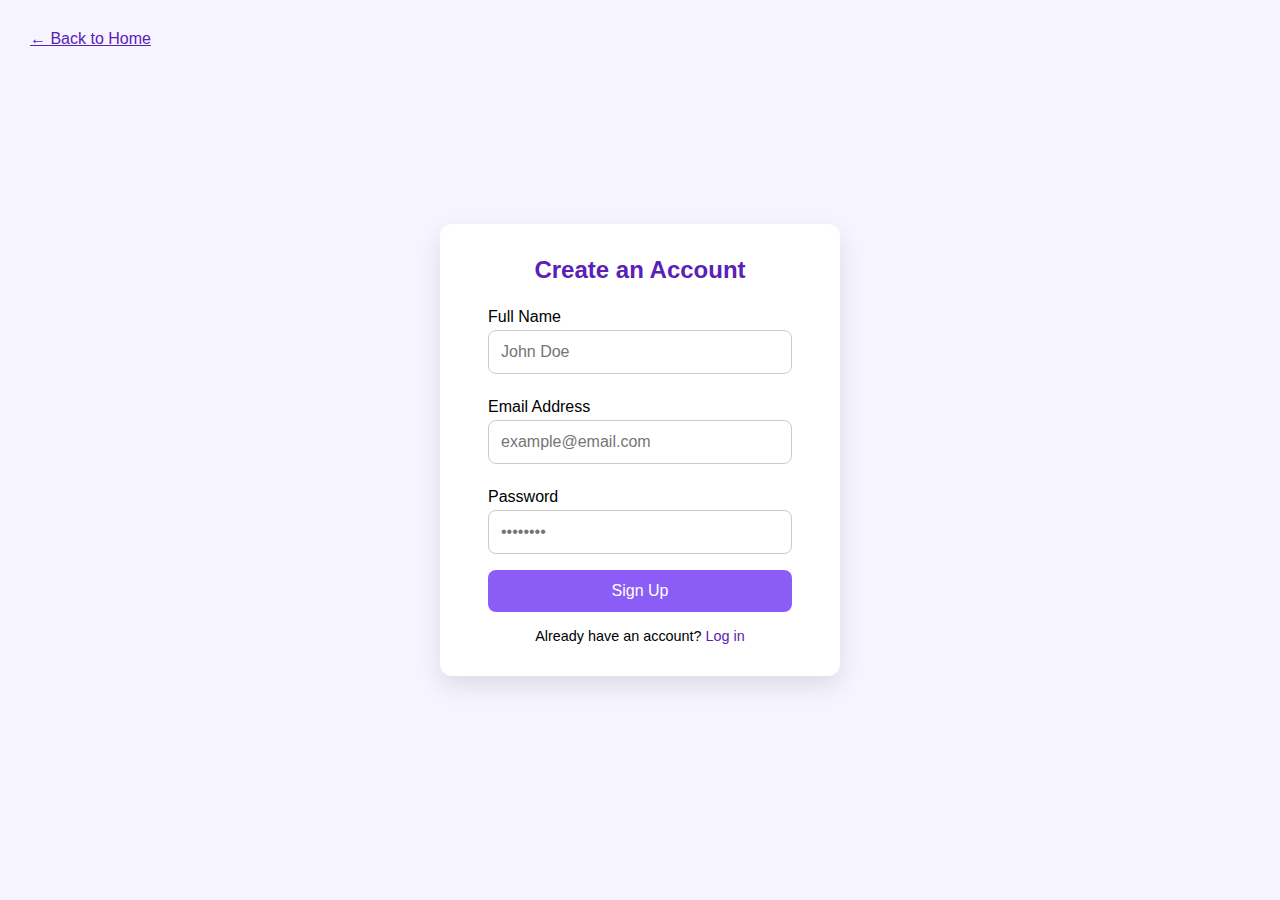
<file: signup.html>
<!DOCTYPE html>
<html lang="en">
<head>
  <meta charset="UTF-8">
  <title>Sign Up - ShopFlow</title>
  <style>
    * {
      margin: 0;
      padding: 0;
      box-sizing: border-box;
    }

    body {
      font-family: 'Segoe UI', sans-serif;
      background: #f5f4ff;
      display: flex;
      justify-content: center;
      align-items: center;
      height: 100vh;
      position: relative;
    }

    .back-button {
      position: absolute;
      top: 30px;
      left: 30px;
      background: transparent;
      border: none;
      font-size: 1rem;
      color: #5b21b6;
      cursor: pointer;
      text-decoration: underline;
    }

    .signup-container {
      background-color: #fff;
      padding: 2rem 3rem;
      border-radius: 12px;
      box-shadow: 0 10px 25px rgba(0, 0, 0, 0.1);
      width: 100%;
      max-width: 400px;
    }

    .signup-container h2 {
      text-align: center;
      margin-bottom: 1.5rem;
      color: #5b21b6;
    }

    .signup-form label {
      display: block;
      margin: 0.5rem 0 0.25rem;
      font-weight: 500;
    }

    .signup-form input {
      width: 100%;
      padding: 0.75rem;
      border: 1px solid #ccc;
      border-radius: 8px;
      margin-bottom: 1rem;
      font-size: 1rem;
    }

    .signup-form button {
      width: 100%;
      padding: 0.75rem;
      background-color: #8b5cf6;
      border: none;
      color: white;
      font-size: 1rem;
      border-radius: 8px;
      cursor: pointer;
      transition: background 0.3s ease;
    }

    .signup-form button:hover {
      background-color: #7c3aed;
    }

    .login-link {
      margin-top: 1rem;
      text-align: center;
      font-size: 0.9rem;
    }

    .login-link a {
      color: #5b21b6;
      text-decoration: none;
    }

    .login-link a:hover {
      text-decoration: underline;
    }
  </style>
</head>
<body>

  <!-- Back Button -->
  <a href="/index.html" class="back-button">← Back to Home</a>

  <div class="signup-container">
    <h2>Create an Account</h2>
    <form class="signup-form">
      <label for="name">Full Name</label>
      <input type="text" id="name" placeholder="John Doe" required>

      <label for="email">Email Address</label>
      <input type="email" id="email" placeholder="example@email.com" required>

      <label for="password">Password</label>
      <input type="password" id="password" placeholder="••••••••" required>

      <button type="submit">Sign Up</button>
    </form>

    <div class="login-link">
      Already have an account? <a href="/login.html">Log in</a>
    </div>
  </div>
</body>
</html>
</file>
